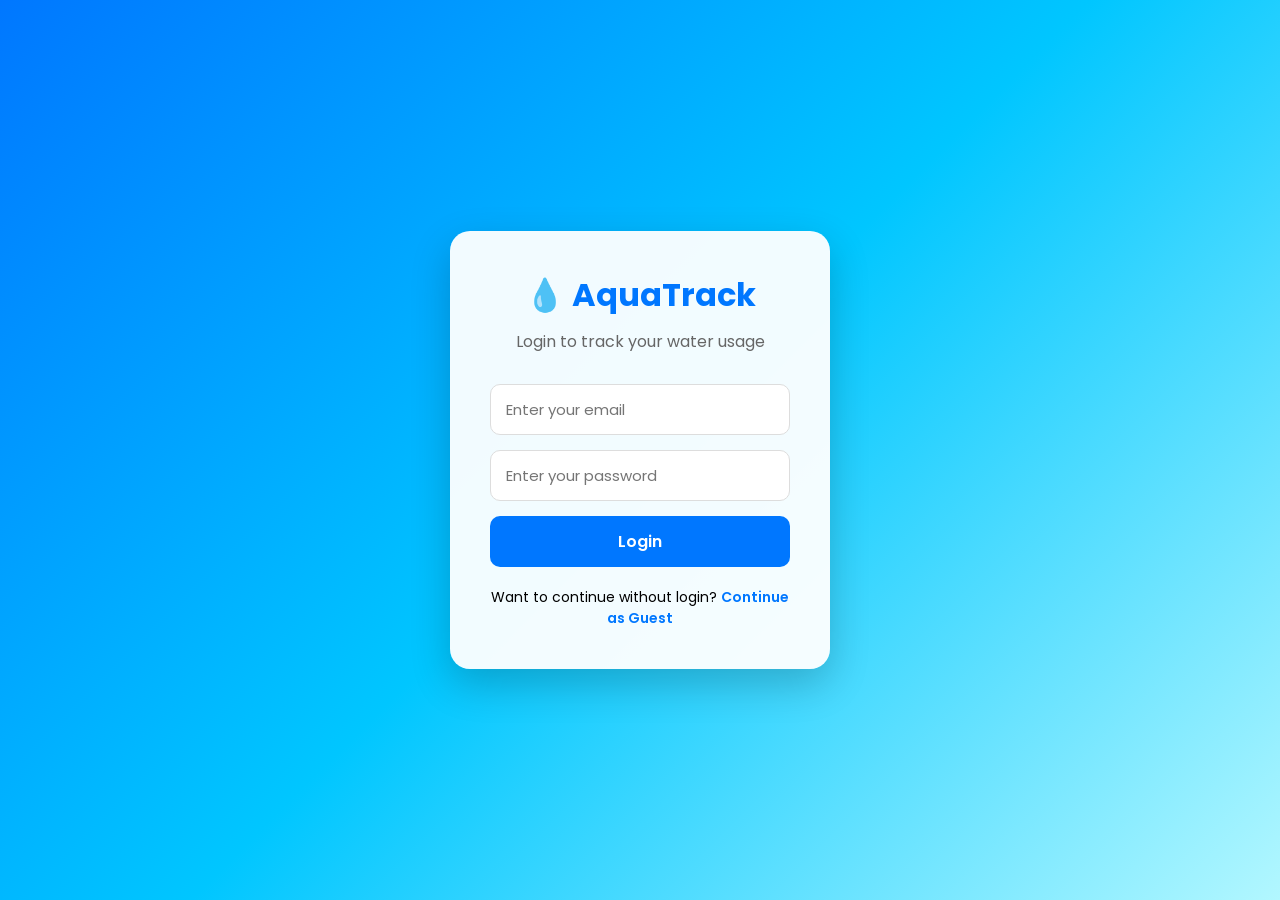
<file: index.html>
<!DOCTYPE html>
<html lang="en">

<head>
<!-- jlb -->
<script>
    if (localStorage.getItem("aquaTrackLoggedIn") !== "true") {
        window.location.href = "login.html";
    }
</script>

    <meta charset="UTF-8">

    <meta
        name="viewport"
        content="width=device-width, initial-scale=1.0"
    >

    <title>AquaTrack | Save Every Drop</title>

    <link
        rel="stylesheet"
        href="style.css"
    >

    <link
        href="https://fonts.googleapis.com/css2?family=Poppins:wght@300;400;500;600;700&display=swap"
        rel="stylesheet"
    >

</head>


<body>


<!-- ================= NAVBAR ================= -->

<nav>

    <div class="logo">
        💧 AquaTrack
    </div>

    <ul>

        <li>
            <a href="index.html" class="active">
                Home
            </a>
        </li>

    
        <li>
            <a href="#features">
                Features
            </a>
        </li>

        <li>
            <a href="dashboard.html">
                Dashboard
            </a>
        </li>

        <li>
            <a href="add-usage.html">
                Add Usage
            </a>
        </li>

        <li>
            <a href="history.html">
                History
            </a>
        </li>

        <li>
            <a href="tips.html">
                Tips
            </a>
        </li>

        <li>
            <a href="#contact">
                Contact
            </a>
        </li>

    </ul>

</nav>



<!-- ================= HERO SECTION ================= -->

<section class="hero">

    <div class="hero-content">

        <p class="hero-label">
            SMART WATER TRACKING
        </p>

        <h1>
            Save Water.
            <br>
            <span>Save the Future. 💧</span>
        </h1>

        <p class="hero-description">
            AquaTrack helps you monitor your daily water consumption,
            understand your habits, and make every drop count.
        </p>

        <div class="hero-buttons">

            <a
                href="add-usage.html"
                class="hero-button"
            >
                Start Tracking →
            </a>

            <a
                href="#features"
                class="hero-secondary-button"
            >
                Explore Features
            </a>

        </div>

    </div>


    <div class="hero-visual">

        <div class="water-drop">
            💧
        </div>

        <div class="floating-card card-one">
            💧
            <span>
                Track Usage
            </span>
        </div>

        <div class="floating-card card-two">
            🌱
            <span>
                Save Water
            </span>
        </div>

        <div class="floating-card card-three">
            📊
            <span>
                View Analytics
            </span>
        </div>

    </div>

</section>



<!-- ================= FEATURES ================= -->

<section
    class="features-section"
    id="features"
>

    <div class="section-heading">

        <p>
            WHY AQUATRACK?
        </p>

        <h2>
            Powerful Features 💧
        </h2>

        <span>
            Everything you need to understand and reduce your
            water consumption.
        </span>

    </div>


    <div class="features-grid">


        <div class="feature-card">

            <div class="feature-icon">
                💧
            </div>

            <h3>
                Water Tracking
            </h3>

            <p>
                Record your daily water consumption and keep
                track of every activity.
            </p>

        </div>



        <div class="feature-card">

            <div class="feature-icon">
                📊
            </div>

            <h3>
                Smart Dashboard
            </h3>

            <p>
                Get a clear overview of your water usage with
                interactive statistics.
            </p>

        </div>



        <div class="feature-card">

            <div class="feature-icon">
                🎯
            </div>

            <h3>
                Daily Goals
            </h3>

            <p>
                Monitor your daily target and understand your
                water consumption.
            </p>

        </div>



        <div class="feature-card">

            <div class="feature-icon">
                📈
            </div>

            <h3>
                Usage Analytics
            </h3>

            <p>
                Analyze your water consumption using 7-day
                and 30-day charts.
            </p>

        </div>



        <div class="feature-card">

            <div class="feature-icon">
                🔥
            </div>

            <h3>
                Water Streak
            </h3>

            <p>
                Build consistent habits and keep your
                water-saving streak going.
            </p>

        </div>



        <div class="feature-card">

            <div class="feature-icon">
                🌱
            </div>

            <h3>
                Saving Tips
            </h3>

            <p>
                Discover simple ways to reduce unnecessary
                water consumption.
            </p>

        </div>


    </div>

</section>



<!-- ================= HOW IT WORKS ================= -->

<section class="how-section">

    <div class="section-heading">

        <p>
            SIMPLE PROCESS
        </p>

        <h2>
            How AquaTrack Works
        </h2>

        <span>
            Start tracking your water usage in three simple steps.
        </span>

    </div>


    <div class="steps-container">


        <div class="step-card">

            <div class="step-number">
                01
            </div>

            <div class="step-icon">
                💧
            </div>

            <h3>
                Record
            </h3>

            <p>
                Add your daily water consumption by selecting
                an activity and entering the amount used.
            </p>

        </div>



        <div class="step-card">

            <div class="step-number">
                02
            </div>

            <div class="step-icon">
                📊
            </div>

            <h3>
                Analyze
            </h3>

            <p>
                View your dashboard to understand your
                daily and weekly water usage.
            </p>

        </div>



        <div class="step-card">

            <div class="step-number">
                03
            </div>

            <div class="step-icon">
                🌱
            </div>

            <h3>
                Improve
            </h3>

            <p>
                Follow useful water-saving tips and build
                better conservation habits.
            </p>

        </div>


    </div>

</section>



<!-- ================= WHY SAVE WATER ================= -->

<section class="why-section">

    <div class="why-content">

        <p class="section-label">
            OUR PURPOSE
        </p>

        <h2>
            Every Drop Counts 🌍
        </h2>

        <p>
            Water is one of our most valuable natural resources.
            Understanding how we use it is the first step toward
            responsible consumption.
        </p>

        <p>
            AquaTrack makes it easier to monitor your habits,
            identify unnecessary usage, and take small steps
            toward a more sustainable lifestyle.
        </p>

        <a
            href="tips.html"
            class="hero-button"
        >
            Explore Water Saving Tips →
        </a>

    </div>


    <div class="why-visual">

        <div class="big-drop">
            💧
        </div>

        <h3>
            Save Today
        </h3>

        <p>
            Protect Tomorrow
        </p>

    </div>

</section>



<!-- ================= DASHBOARD PREVIEW ================= -->

<section class="preview-section">

    <div class="section-heading">

        <p>
            YOUR DATA
        </p>

        <h2>
            Smart Water Analytics 📈
        </h2>

        <span>
            Understand your water consumption at a glance.
        </span>

    </div>


    <div class="preview-cards">


        <div class="preview-card">

            <span>
                💧
            </span>

            <div>

                <p>
                    Today's Usage
                </p>

                <h3>
                    Track
                </h3>

            </div>

        </div>



        <div class="preview-card">

            <span>
                🎯
            </span>

            <div>

                <p>
                    Daily Goal
                </p>

                <h3>
                    100 L
                </h3>

            </div>

        </div>



        <div class="preview-card">

            <span>
                🔥
            </span>

            <div>

                <p>
                    Water Streak
                </p>

                <h3>
                    Build
                </h3>

            </div>

        </div>



        <div class="preview-card">

            <span>
                📊
            </span>

            <div>

                <p>
                    Analytics
                </p>

                <h3>
                    7 / 30 Days
                </h3>

            </div>

        </div>


    </div>


    <div class="preview-button">

        <a
            href="dashboard.html"
            class="hero-button"
        >
            Open Dashboard →
        </a>

    </div>

</section>



<!-- ================= WATER SAVING TIPS ================= -->

<section class="home-tips">

    <div class="section-heading">

        <p>
            SMALL CHANGES
        </p>

        <h2>
            Simple Ways to Save Water 🌱
        </h2>

        <span>
            A few small habits can make a meaningful difference.
        </span>

    </div>


    <div class="tips-grid">


        <div class="home-tip-card">

            <div>
                🚿
            </div>

            <h3>
                Shorter Showers
            </h3>

            <p>
                Reduce unnecessary water use by keeping
                showers efficient.
            </p>

        </div>



        <div class="home-tip-card">

            <div>
                🪥
            </div>

            <h3>
                Turn Off the Tap
            </h3>

            <p>
                Don't leave the tap running while brushing
                your teeth.
            </p>

        </div>



        <div class="home-tip-card">

            <div>
                🌱
            </div>

            <h3>
                Water Plants Wisely
            </h3>

            <p>
                Water plants when needed and avoid
                unnecessary wastage.
            </p>

        </div>


    </div>


    <div class="preview-button">

        <a
            href="tips.html"
            class="hero-secondary-button"
        >
            View All Tips →
        </a>

    </div>

</section>



<!-- ================= CONTACT ================= -->

<section
    class="contact-section"
    id="contact"
>

    <div class="section-heading">

        <p>
            GET IN TOUCH
        </p>

        <h2>
            Contact AquaTrack 💙
        </h2>

        <span>
            Have an idea, suggestion, or feedback?
            We'd love to hear from you.
        </span>

    </div>


    <div class="contact-container">


        <div class="contact-info">


            <div class="contact-item">

                <div class="contact-icon">
                    💧
                </div>

                <div>

                    <h3>
                        AquaTrack
                    </h3>

                    <p>
                        Making every drop count.
                    </p>

                </div>

            </div>



            <div class="contact-item">

                <div class="contact-icon">
                    📧
                </div>

                <div>

                    <h3>
                        Email
                    </h3>

                    <p>
                        aquatrack@example.com
                    </p>

                </div>

            </div>



            <div class="contact-item">

                <div class="contact-icon">
                    🌱
                </div>

                <div>

                    <h3>
                        Our Mission
                    </h3>

                    <p>
                        Track water. Build awareness.
                        Save every drop.
                    </p>

                </div>

            </div>


        </div>



        <form id="contactForm"
            class="contact-form"
            onsubmit="return false;"
        >

            <input
                type="text"
                placeholder="Your Name"
                required
            >

            <input
                type="email"
                placeholder="Your Email"
                required
            >

            <textarea
                rows="5"
                placeholder="Your Message"
                required
            ></textarea>

            <button type="submit">
                Send Message →
            </button>

        </form>


    </div>

</section>



<!-- ================= FOOTER ================= -->

<footer>

    <div class="footer-content">

        <div>

            <h2>
                💧 AquaTrack
            </h2>

            <p>
                Track water. Build awareness.
                Save every drop.
            </p>

        </div>


        <div class="footer-links">

            <a href="#features">
                Features
            </a>

            <a href="dashboard.html">
                Dashboard
            </a>

            <a href="add-usage.html">
                Add Usage
            </a>

            <a href="history.html">
                History
            </a>

            <a href="#contact">
                Contact
            </a>

            
        </div>

    </div>


    <div class="footer-bottom">

        <p>
            © 2026 AquaTrack. Made for a sustainable future 🌱
        </p>

    </div>

</footer>
<script>
document.getElementById("contactForm").addEventListener("submit", function(event) {
    event.preventDefault();

    alert("Message sent successfully! 💧");

    this.reset();
});
</script>

</body>

</html>
</file>
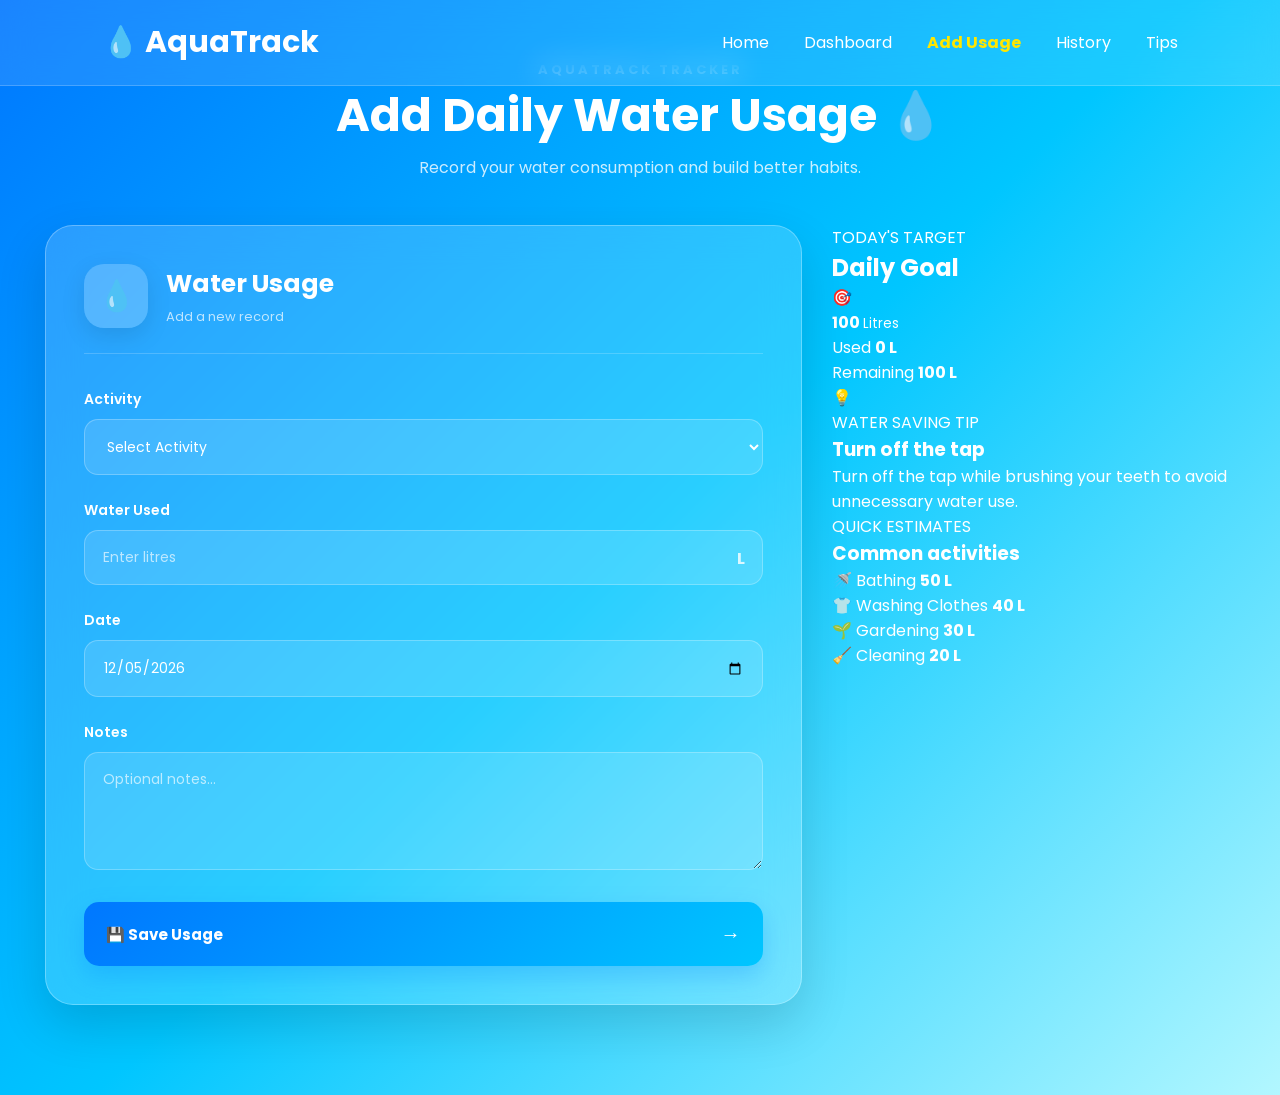
<file: add-usage.html>
<!DOCTYPE html>
<html lang="en">

<head>

    <meta charset="UTF-8">

    <meta
        name="viewport"
        content="width=device-width, initial-scale=1.0"
    >

    <title>Add Water Usage | AquaTrack</title>

    <link
        rel="stylesheet"
        href="style.css"
    >

    <link
        href="https://fonts.googleapis.com/css2?family=Poppins:wght@300;400;500;600;700&display=swap"
        rel="stylesheet"
    >

</head>


<body>


<!-- ================= NAVBAR ================= -->

<nav>

    <div class="logo">
        💧 AquaTrack
    </div>

    <ul>

        <li>
            <a href="index.html">
                Home
            </a>
        </li>

        <li>
            <a href="dashboard.html">
                Dashboard
            </a>
        </li>

        <li>
            <a
                href="add-usage.html"
                class="active"
            >
                Add Usage
            </a>
        </li>

        <li>
            <a href="history.html">
                History
            </a>
        </li>

        <li>
            <a href="tips.html">
                Tips
            </a>
        </li>

    </ul>

</nav>



<!-- ================= MAIN PAGE ================= -->

<main class="usage-page">


    <!-- PAGE HEADER -->

    <div class="usage-title">

        <p>
            AQUATRACK TRACKER
        </p>

        <h1>
            Add Daily Water Usage 💧
        </h1>

        <span>
            Record your water consumption and build better habits.
        </span>

    </div>



    <!-- ================= CONTENT ================= -->

    <div class="usage-layout">


        <!-- ================= FORM ================= -->

        <section class="usage-form-card">

            <div class="usage-card-title">

                <div class="usage-icon">
                    💧
                </div>

                <div>

                    <h2>
                        Water Usage
                    </h2>

                    <p>
                        Add a new record
                    </p>

                </div>

            </div>



            <form id="usageForm">


                <!-- ACTIVITY -->

                <div class="input-group">

                    <label for="activity">
                        Activity
                    </label>

                    <select
                        id="activity"
                        required
                    >

                        <option value="">
                            Select Activity
                        </option>

                        <option value="Drinking">
                            💧 Drinking
                        </option>

                        <option value="Bathing">
                            🚿 Bathing
                        </option>

                        <option value="Cooking">
                            🍳 Cooking
                        </option>

                        <option value="Washing Clothes">
                            👕 Washing Clothes
                        </option>

                        <option value="Washing Utensils">
                            🍽️ Washing Utensils
                        </option>

                        <option value="Cleaning">
                            🧹 Cleaning
                        </option>

                        <option value="Gardening">
                            🌱 Gardening
                        </option>

                        <option value="Other">
                            ✨ Other
                        </option>

                    </select>

                </div>



                <!-- WATER USED -->

                <div class="input-group">

                    <label for="waterUsed">
                        Water Used
                    </label>

                    <div class="water-input">

                        <input
                            type="number"
                            id="waterUsed"
                            placeholder="Enter litres"
                            min="1"
                            required
                        >

                        <span>
                            L
                        </span>

                    </div>

                </div>



                <!-- DATE -->

                <div class="input-group">

                    <label for="usageDate">
                        Date
                    </label>

                    <input
                        type="date"
                        id="usageDate"
                        required
                    >

                </div>



                <!-- NOTES -->

                <div class="input-group">

                    <label for="notes">
                        Notes
                    </label>

                    <textarea
                        id="notes"
                        rows="4"
                        placeholder="Optional notes..."
                    ></textarea>

                </div>



                <!-- SAVE BUTTON -->

                <button
                    type="submit"
                    class="usage-submit"
                >

                    💾 Save Usage

                    <span>
                        →
                    </span>

                </button>


            </form>

        </section>



        <!-- ================= RIGHT SIDE ================= -->

        <aside class="usage-sidebar">


            <!-- GOAL -->

            <div class="usage-goal-card">

                <div class="goal-heading">

                    <div>

                        <p>
                            TODAY'S TARGET
                        </p>

                        <h2>
                            Daily Goal
                        </h2>

                    </div>

                    <span>
                        🎯
                    </span>

                </div>


                <div class="goal-amount">

                    <strong>
                        100
                    </strong>

                    <small>
                        Litres
                    </small>

                </div>


                <div class="goal-line">

                    <div
                        id="formGoalProgress"
                    ></div>

                </div>


                <div class="goal-info">

                    <div>

                        <span>
                            Used
                        </span>

                        <strong id="formTodayUsage">
                            0 L
                        </strong>

                    </div>


                    <div>

                        <span>
                            Remaining
                        </span>

                        <strong id="formRemaining">
                            100 L
                        </strong>

                    </div>

                </div>

            </div>



            <!-- TIP -->

            <div class="usage-tip">

                <div class="tip-symbol">
                    💡
                </div>

                <div>

                    <p>
                        WATER SAVING TIP
                    </p>

                    <h3>
                        Turn off the tap
                    </h3>

                    <span>
                        Turn off the tap while brushing your
                        teeth to avoid unnecessary water use.
                    </span>

                </div>

            </div>



            <!-- QUICK ESTIMATES -->

            <div class="usage-estimates">

                <p>
                    QUICK ESTIMATES
                </p>

                <h3>
                    Common activities
                </h3>


                <div class="estimate">

                    <span>
                        🚿 Bathing
                    </span>

                    <strong>
                        50 L
                    </strong>

                </div>


                <div class="estimate">

                    <span>
                        👕 Washing Clothes
                    </span>

                    <strong>
                        40 L
                    </strong>

                </div>


                <div class="estimate">

                    <span>
                        🌱 Gardening
                    </span>

                    <strong>
                        30 L
                    </strong>

                </div>


                <div class="estimate">

                    <span>
                        🧹 Cleaning
                    </span>

                    <strong>
                        20 L
                    </strong>

                </div>

            </div>


        </aside>

    </div>

</main>



<script src="script.js"></script>

</body>

</html>
</file>
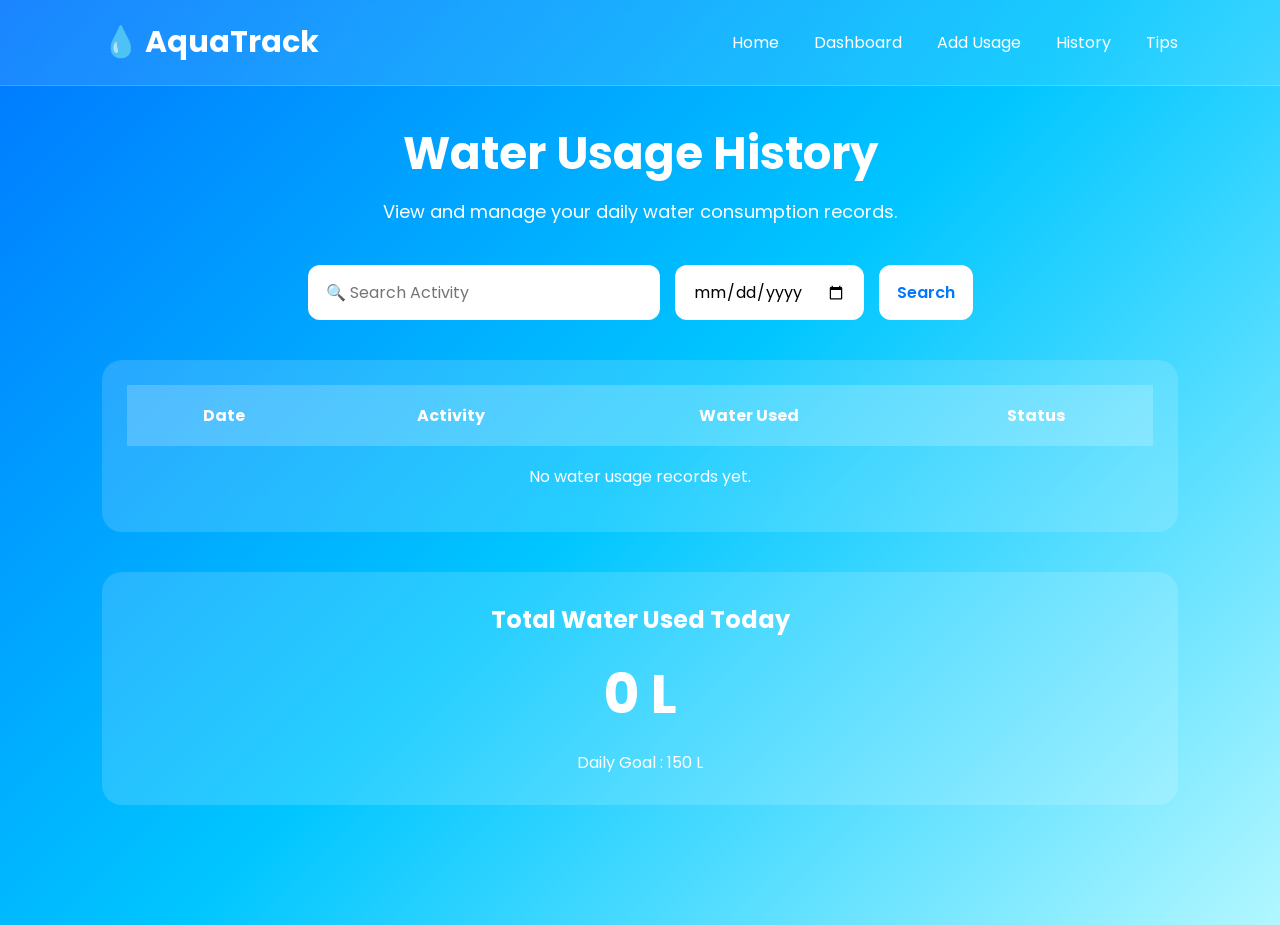
<file: history.html>
<!DOCTYPE html>
<html lang="en">
<head>
<meta charset="UTF-8">
<meta name="viewport" content="width=device-width, initial-scale=1.0">
<title>Water Usage History | AquaTrack</title>

<link rel="stylesheet" href="style.css">

<link href="https://fonts.googleapis.com/css2?family=Poppins:wght@300;400;600;700&display=swap" rel="stylesheet">

</head>

<body>

<nav>
<div class="logo">💧 AquaTrack</div>

<ul>
<li><a href="index.html">Home</a></li>
<li><a href="dashboard.html">Dashboard</a></li>
<li><a href="add-usage.html">Add Usage</a></li>
<li><a href="history.html">History</a></li>
<li><a href="tips.html">Tips</a></li>
</ul>
</nav>

<section class="history-page">

<h1>Water Usage History</h1>

<p class="subtitle">
View and manage your daily water consumption records.
</p>

<div class="history-tools">

<input type="text" placeholder="🔍 Search Activity">

<input type="date">

<button>Search</button>

</div>

<div class="history-card">

<table>

<thead>

<tr>

<th>Date</th>

<th>Activity</th>

<th>Water Used</th>

<th>Status</th>

</tr>

</thead>

<tbody>

<tr>

<td>06/09/2026</td>

<td>Bathing</td>

<td>50 L</td>

<td>✅ Saved</td>

</tr>

<tr>

<td>06/09/2026</td>

<td>Cooking</td>

<td>10 L</td>

<td>✅ Saved</td>

</tr>

<tr>

<td>06/09/2026</td>

<td>Drinking</td>

<td>5 L</td>

<td>✅ Saved</td>

</tr>

</tbody>

</table>

</div>

<div class="summary-card">

<h2>Total Water Used Today</h2>

<h1>65 L</h1>

<p>Daily Goal : 150 L</p>

</div>

</section>

<script src="script.js"></script>

</body>
</html>
</file>
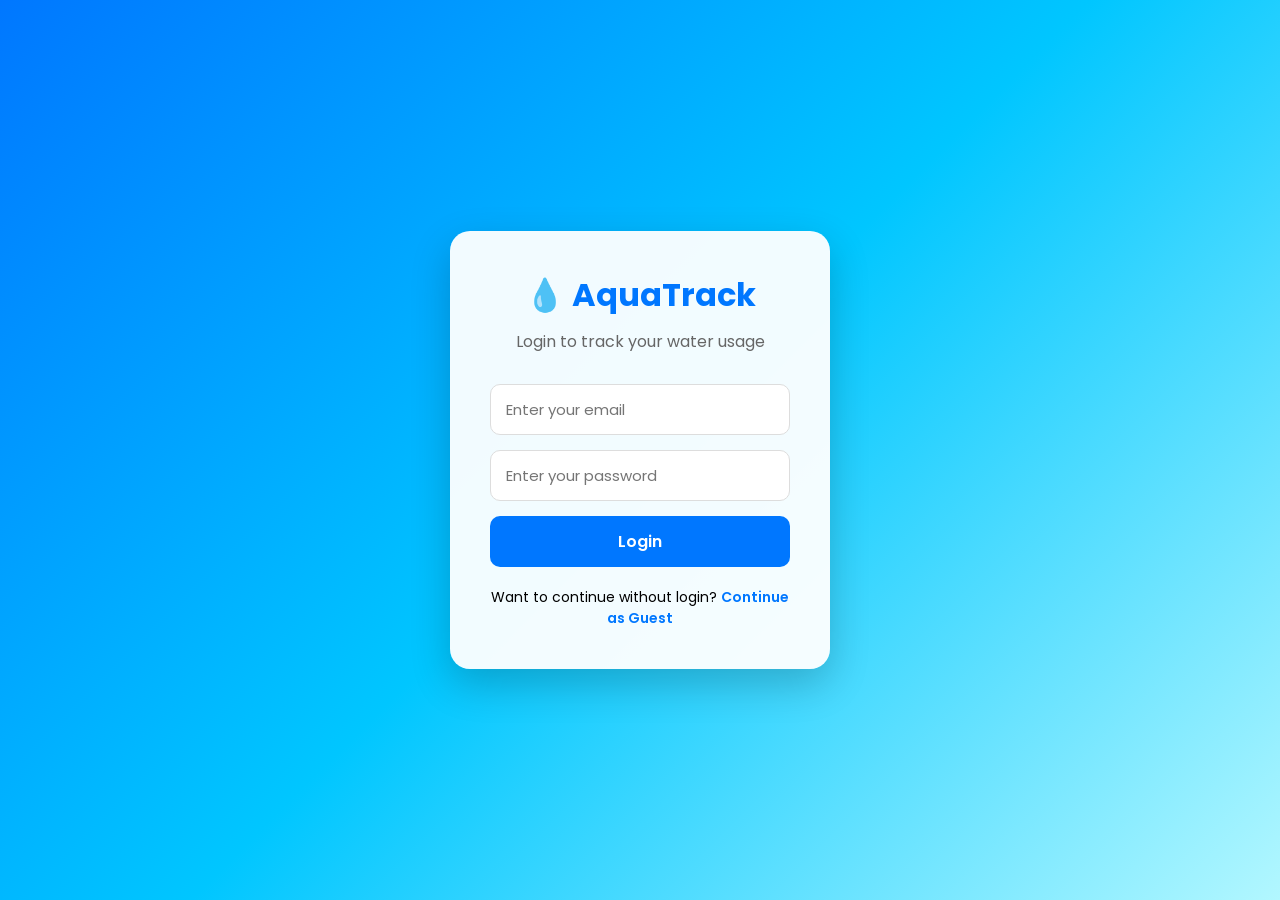
<file: login.html>
<!DOCTYPE html>
<html lang="en">

<head>
    <meta charset="UTF-8">
    <meta name="viewport" content="width=device-width, initial-scale=1.0">

    <title>AquaTrack | Login</title>

    <link href="https://fonts.googleapis.com/css2?family=Poppins:wght@300;400;500;600;700&display=swap"
        rel="stylesheet">

    <style>

        * {
            margin: 0;
            padding: 0;
            box-sizing: border-box;
            font-family: 'Poppins', sans-serif;
        }

        body {
            min-height: 100vh;
            display: flex;
            justify-content: center;
            align-items: center;
            background: linear-gradient(135deg, #0077ff, #00c6ff, #b2f7ff);
        }

        .login-container {
            width: 380px;
            background: rgba(255, 255, 255, 0.95);
            padding: 40px;
            border-radius: 20px;
            box-shadow: 0 15px 40px rgba(0, 0, 0, 0.2);
            text-align: center;
        }

        .logo {
            font-size: 32px;
            font-weight: 700;
            color: #0077ff;
            margin-bottom: 10px;
        }

        .subtitle {
            color: #666;
            margin-bottom: 30px;
        }

        .login-container input {
            width: 100%;
            padding: 13px 15px;
            margin-bottom: 15px;
            border: 1px solid #ddd;
            border-radius: 10px;
            outline: none;
            font-size: 15px;
        }

        .login-container input:focus {
            border-color: #0077ff;
        }

        .login-btn {
            width: 100%;
            padding: 13px;
            border: none;
            border-radius: 10px;
            background: #0077ff;
            color: white;
            font-size: 16px;
            font-weight: 600;
            cursor: pointer;
        }

        .login-btn:hover {
            background: #005fcc;
        }

        #loginMessage {
            margin-top: 15px;
            font-size: 14px;
        }

        .guest {
            margin-top: 20px;
            font-size: 14px;
        }

        .guest a {
            color: #0077ff;
            text-decoration: none;
            font-weight: 600;
        }

    </style>
</head>

<body>

    <div class="login-container">

        <div class="logo">💧 AquaTrack</div>

        <p class="subtitle">Login to track your water usage</p>

        <form id="loginForm">

            <input
                type="email"
                id="email"
                placeholder="Enter your email"
                required
            >

            <input
                type="password"
                id="password"
                placeholder="Enter your password"
                required
            >

            <button type="submit" class="login-btn">
                Login
            </button>

        </form>

        <p id="loginMessage"></p>

        <div class="guest">
            Want to continue without login?
            <a href="index.html">Continue as Guest</a>
        </div>

    </div>


    <script>

        document.getElementById("loginForm").addEventListener("submit", function(event) {

            event.preventDefault();

            const email = document.getElementById("email").value;
            const password = document.getElementById("password").value;
            const message = document.getElementById("loginMessage");

            if (email && password) {

                localStorage.setItem("aquaTrackLoggedIn", "true");
                localStorage.setItem("aquaTrackUser", email);

                message.style.color = "green";
                message.innerText = "✅ Login successful!";

                setTimeout(function() {
                    window.location.href = "index.html";
                }, 800);

            }

        });

    </script>

</body>

</html>
</file>
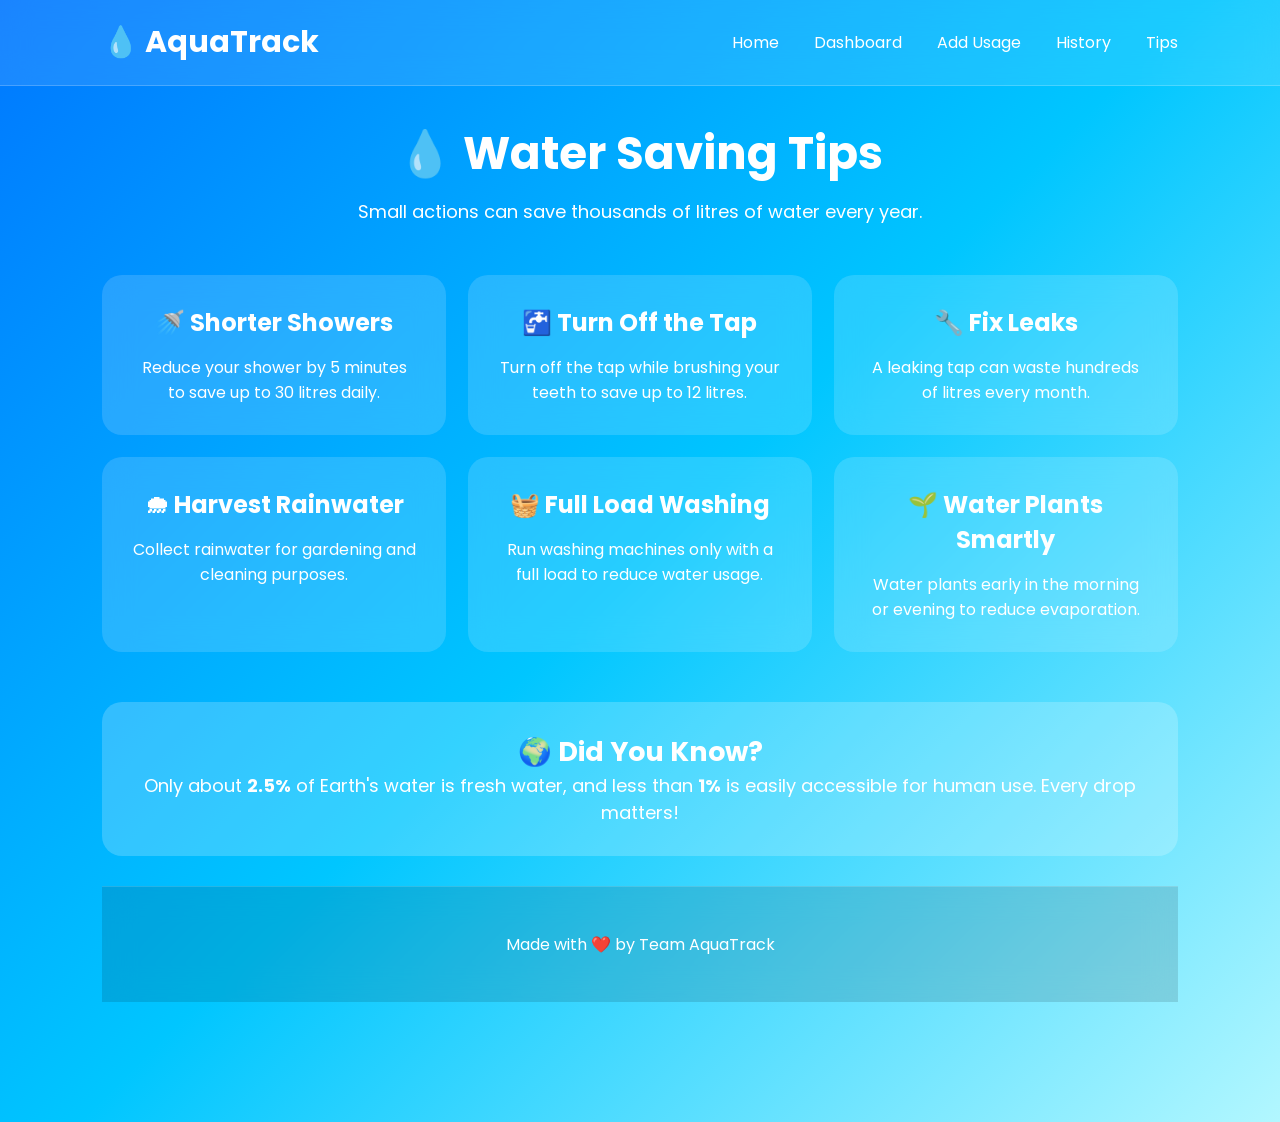
<file: tips.html>
<!DOCTYPE html>
<html lang="en">
<head>
<meta charset="UTF-8">
<meta name="viewport" content="width=device-width, initial-scale=1.0">
<title>Water Saving Tips | AquaTrack</title>

<link rel="stylesheet" href="style.css">

<link href="https://fonts.googleapis.com/css2?family=Poppins:wght@300;400;600;700&display=swap" rel="stylesheet">
</head>

<body>

<nav>
<div class="logo">💧 AquaTrack</div>

<ul>
<li><a href="index.html">Home</a></li>
<li><a href="dashboard.html">Dashboard</a></li>
<li><a href="add-usage.html">Add Usage</a></li>
<li><a href="history.html">History</a></li>
<li><a href="tips.html">Tips</a></li>
</ul>
</nav>

<section class="tips-page">

<h1>💧 Water Saving Tips</h1>

<p class="subtitle">
Small actions can save thousands of litres of water every year.
</p>

<div class="tips-grid">

<div class="tip-card">
<h2>🚿 Shorter Showers</h2>
<p>Reduce your shower by 5 minutes to save up to 30 litres daily.</p>
</div>

<div class="tip-card">
<h2>🚰 Turn Off the Tap</h2>
<p>Turn off the tap while brushing your teeth to save up to 12 litres.</p>
</div>

<div class="tip-card">
<h2>🔧 Fix Leaks</h2>
<p>A leaking tap can waste hundreds of litres every month.</p>
</div>

<div class="tip-card">
<h2>🌧 Harvest Rainwater</h2>
<p>Collect rainwater for gardening and cleaning purposes.</p>
</div>

<div class="tip-card">
<h2>🧺 Full Load Washing</h2>
<p>Run washing machines only with a full load to reduce water usage.</p>
</div>

<div class="tip-card">
<h2>🌱 Water Plants Smartly</h2>
<p>Water plants early in the morning or evening to reduce evaporation.</p>
</div>

</div>

<div class="fact-box">

<h2>🌍 Did You Know?</h2>

<p>
Only about <strong>2.5%</strong> of Earth's water is fresh water,
and less than <strong>1%</strong> is easily accessible for human use.
Every drop matters!
</p>

</div>

<footer>

Made with ❤️ by Team AquaTrack

</footer>

<script src="script.js"></script>

</body>
</html>
</file>
<file: style.css>
*{
    margin:0;
    padding:0;
    box-sizing:border-box;
    font-family:'Poppins',sans-serif;
}

body{
    background:linear-gradient(135deg,#0077ff,#00c6ff,#b2f7ff);
    min-height:100vh;
    color:white;
    overflow-x:hidden;
}

/* Navigation */

nav{
    width:100%;
    padding:20px 8%;
    display:flex;
    justify-content:space-between;
    align-items:center;

    position:fixed;
    top:0;
    z-index:1000;

    backdrop-filter:blur(15px);

    background:rgba(255,255,255,0.1);

    border-bottom:1px solid rgba(255,255,255,.2);
}

.logo{
    font-size:30px;
    font-weight:700;
}

nav ul{
    display:flex;
    list-style:none;
    gap:35px;
}

nav ul li{
    cursor:pointer;
    transition:.3s;
}

nav ul li:hover{
    color:#ffe600;
}

/* Hero */

.hero{

    min-height:100vh;

    display:flex;

    justify-content:space-between;

    align-items:center;

    padding:120px 8%;

}

.hero-text{
    width:55%;
}

.hero-text h1{

    font-size:60px;

    line-height:1.2;

    margin-bottom:20px;

}

.hero-text p{

    font-size:20px;

    margin-bottom:35px;

    line-height:1.8;

}

.hero-text button{

    padding:16px 40px;

    border:none;

    border-radius:50px;

    background:white;

    color:#0077ff;

    font-size:18px;

    font-weight:600;

    cursor:pointer;

    transition:.4s;

}

.hero-text button:hover{

    transform:translateY(-6px);

    box-shadow:0 15px 35px rgba(0,0,0,.3);

}

/* Water Circle */

.circle{

    width:320px;

    height:320px;

    border-radius:50%;

    background:rgba(255,255,255,.15);

    backdrop-filter:blur(20px);

    display:flex;

    justify-content:center;

    align-items:center;

    font-size:140px;

    animation:float 3s ease-in-out infinite;

    box-shadow:0 15px 40px rgba(0,0,0,.25);

}

@keyframes float{

0%{transform:translateY(0);}

50%{transform:translateY(-20px);}

100%{transform:translateY(0);}

}

/* Statistics */

.stats{

display:flex;

justify-content:center;

gap:30px;

padding:40px 8%;

}

.box{

background:rgba(255,255,255,.15);

backdrop-filter:blur(15px);

padding:35px;

border-radius:20px;

text-align:center;

width:250px;

transition:.4s;

}

.box:hover{

transform:translateY(-10px);

}

.box h2{

font-size:40px;

margin-bottom:10px;

}

/* Features */

.features{

padding:80px 8%;

text-align:center;

}

.features h2{

font-size:42px;

margin-bottom:50px;

}

.cards{

display:flex;

justify-content:center;

gap:30px;

flex-wrap:wrap;

}

.card{

width:300px;

padding:35px;

background:rgba(255,255,255,.15);

backdrop-filter:blur(15px);

border-radius:25px;

transition:.4s;

}

.card:hover{

transform:scale(1.05);

box-shadow:0 20px 40px rgba(0,0,0,.25);

}

.card h3{

font-size:28px;

margin-bottom:15px;

}

/* Footer */

footer{

text-align:center;

padding:30px;

margin-top:50px;

background:rgba(255,255,255,.1);

backdrop-filter:blur(15px);

}

/* Mobile */

@media(max-width:900px){

.hero{

flex-direction:column;

text-align:center;

}

.hero-text{

width:100%;

}

.hero-text h1{

font-size:42px;

}

.circle{

margin-top:50px;

width:250px;

height:250px;

font-size:100px;

}

nav ul{

display:none;

}

.stats{

flex-direction:column;

align-items:center;

}

}
nav ul li a{
    color: white;
    text-decoration: none;
    transition:.3s;
}

nav ul li a:hover{
    color:#ffe600;
}

/* Add Usage Page */

.usage-page{
padding:120px 8%;
}

.usage-page h1{
text-align:center;
font-size:45px;
margin-bottom:10px;
}

.subtitle{
text-align:center;
margin-bottom:40px;
font-size:18px;
}

.usage-container{
display:grid;
grid-template-columns:2fr 1fr;
gap:30px;
}

.usage-form,
.goal-card{

background:rgba(255,255,255,.15);

backdrop-filter:blur(15px);

padding:30px;

border-radius:25px;

}

.usage-form h2{
margin-bottom:20px;
}

.usage-form form{
display:flex;
flex-direction:column;
}

.usage-form label{
margin-top:15px;
margin-bottom:8px;
font-weight:600;
}

.usage-form input,
.usage-form select,
.usage-form textarea{

padding:14px;

border:none;

border-radius:12px;

outline:none;

font-size:16px;

}

.usage-form button{

margin-top:25px;

padding:15px;

background:white;

color:#0077ff;

border:none;

border-radius:50px;

font-size:18px;

font-weight:600;

cursor:pointer;

transition:.3s;

}

.usage-form button:hover{

transform:translateY(-5px);

box-shadow:0 10px 25px rgba(0,0,0,.25);

}

.goal-card{

text-align:center;

}

.goal-card h1{

font-size:55px;

margin:20px 0;

}

.goal-card h3{

font-size:30px;

margin-bottom:20px;

}

.tip-box{

margin-top:30px;

padding:20px;

border-radius:20px;

background:rgba(255,255,255,.2);

}

@media(max-width:900px){

.usage-container{

grid-template-columns:1fr;

}

}

/* History Page */

.history-page{
padding:120px 8%;
}

.history-page h1{
text-align:center;
font-size:45px;
margin-bottom:10px;
}

.history-tools{
display:flex;
gap:15px;
justify-content:center;
margin:40px 0;
flex-wrap:wrap;
}

.history-tools input,
.history-tools button{

padding:14px 18px;

border:none;

border-radius:12px;

font-size:16px;

}

.history-tools button{

background:white;

color:#0077ff;

font-weight:600;

cursor:pointer;

}

.history-card{

background:rgba(255,255,255,.15);

backdrop-filter:blur(15px);

padding:25px;

border-radius:20px;

overflow-x:auto;

}

table{

width:100%;

border-collapse:collapse;

}

th,td{

padding:18px;

text-align:center;

}

th{

background:rgba(255,255,255,.2);

}

.summary-card{

margin-top:40px;

background:rgba(255,255,255,.15);

padding:30px;

border-radius:20px;

text-align:center;

}

.summary-card h1{

font-size:55px;

margin:15px 0;

}

/* Tips Page */

.tips-page{
padding:120px 8%;
text-align:center;
}

.tips-page h1{
font-size:45px;
margin-bottom:10px;
}

.tips-grid{
display:grid;
grid-template-columns:repeat(auto-fit,minmax(280px,1fr));
gap:25px;
margin-top:50px;
}

.tip-card{
background:rgba(255,255,255,.15);
backdrop-filter:blur(15px);
padding:30px;
border-radius:20px;
transition:.3s;
}

.tip-card:hover{
transform:translateY(-10px);
box-shadow:0 15px 30px rgba(0,0,0,.25);
}

.tip-card h2{
margin-bottom:15px;
}

.fact-box{
margin-top:50px;
background:rgba(255,255,255,.2);
padding:30px;
border-radius:20px;
font-size:18px;
}
.start-btn{
    display: inline-block;
    padding: 14px 30px;
    background: white;
color: #077;
text-decoration:none;
border-radius:30px;
font-weight: 600;
transition: 0.3s;
}
.start-btn:hover{
    transform:translateY(-3px);
    box-shadow: 0 8px 20px
rgba(0,0,0,0.2);
}
/* =====================================================
AQUATRACK DASHBOARD - MODERN DESIGN
===================================================== */

.dashboard {
padding: 125px 8% 60px;
min-height: 100vh;
}

/* Dashboard Header */

.dashboard-header {
display: flex;
justify-content: space-between;
align-items: center;
gap: 30px;
margin-bottom: 40px;
}

.dashboard-label {
font-size: 13px;
font-weight: 700;
letter-spacing: 2px;
opacity: 0.75;
margin-bottom: 8px;
}

.dashboard-header h1 {
font-size: 48px;
margin: 0 0 8px;
}

.dashboard-subtitle {
font-size: 17px;
opacity: 0.85;
}

.dashboard-button {
display: inline-block;
padding: 14px 25px;
background: white;
color: #0077ff;
text-decoration: none;
border-radius: 30px;
font-weight: 700;
transition: 0.3s;
white-space: nowrap;
}

.dashboard-button:hover {
transform: translateY(-4px);
box-shadow: 0 12px 25px rgba(0,0,0,0.25);
}

/* Dashboard Cards */

.dashboard-cards {
display: grid;
grid-template-columns: repeat(4, 1fr);
gap: 22px;
margin-bottom: 30px;
}

.dashboard-cards .card {
width: auto;
min-height: 220px;
padding: 28px;
border-radius: 24px;

background: rgba(255,255,255,0.16);
border: 1px solid rgba(255,255,255,0.25);

backdrop-filter: blur(18px);

box-shadow: 0 12px 35px rgba(0,0,0,0.12);

transition: 0.35s;

}

.dashboard-cards .card:hover {
transform: translateY(-8px);
box-shadow: 0 20px 40px rgba(0,0,0,0.22);
}

/* Card Icon */

.card-icon {
width: 55px;
height: 55px;

display: flex;
align-items: center;
justify-content: center;

background: rgba(255,255,255,0.22);

border-radius: 17px;

font-size: 27px;

margin-bottom: 20px;

}

/* Card Text */

.dashboard-cards .card h2 {
font-size: 17px;
margin-bottom: 10px;
font-weight: 500;
}

.dashboard-cards .card h1 {
font-size: 38px;
margin: 5px 0 10px;
}

.dashboard-cards .card p {
font-size: 14px;
opacity: 0.85;
}

/* Water Badge */

.water-badge {
display: inline-block;

padding: 7px 13px;

margin-top: 5px;

border-radius: 20px;

background: rgba(255,255,255,0.2);

font-weight: 600;

}

/* Different Card Highlights */

.usage-card {
border-top: 4px solid rgba(255,255,255,0.8) !important;
}

.goal-card {
border-top: 4px solid #ffe600 !important;
}

.saved-card {
border-top: 4px solid #62ff9b !important;
}

.average-card {
border-top: 4px solid #b4e9ff !important;
}

.streak-card {
border-top: 4px solid #ff9d42 !important;
}

/* Streak Card */

.streak-card {
grid-column: span 2;
}

/* Dashboard Message */

.dashboard-message {
display: flex;
align-items: center;
gap: 20px;

padding: 25px 30px;

margin-bottom: 30px;

border-radius: 24px;

background: rgba(255,255,255,0.14);

border: 1px solid rgba(255,255,255,0.2);

backdrop-filter: blur(18px);

}

.dashboard-message > div:first-child {
width: 60px;
height: 60px;

display: flex;
align-items: center;
justify-content: center;

border-radius: 18px;

background: rgba(255,255,255,0.2);

font-size: 30px;

flex-shrink: 0;

}

.dashboard-message h2 {
margin-bottom: 6px;
}

.dashboard-message p {
margin: 0;
opacity: 0.85;
line-height: 1.6;
}

/* Chart */

.chart-container {
padding: 30px;

border-radius: 25px;

background: rgba(255,255,255,0.16);

border: 1px solid rgba(255,255,255,0.22);

backdrop-filter: blur(18px);

box-shadow: 0 15px 40px rgba(0,0,0,0.12);

}

.chart-header {
display: flex;
justify-content: space-between;
align-items: center;

margin-bottom: 25px;

}

.chart-header h2 {
font-size: 25px;
margin: 0;
}

.chart-badge {
padding: 8px 14px;

border-radius: 20px;

background: rgba(255,255,255,0.2);

font-size: 13px;

}

/* Make Chart Area Larger */

#waterChart {
width: 100% !important;
max-height: 350px;
}

/* Navigation Active Page */

nav ul li a.active {
color: #ffe600;
font-weight: 700;
}

/* Fix Start Button */

.start-btn:hover {
transform: translateY(-3px);
box-shadow: 0 8px 20px rgba(0,0,0,0.2);
}

/* =====================================================
DASHBOARD RESPONSIVE DESIGN
===================================================== */

@media (max-width: 1100px) {

.dashboard-cards {
    grid-template-columns: repeat(2, 1fr);
}

.streak-card {
    grid-column: span 1;
}

}

@media (max-width: 700px) {

.dashboard {
    padding: 110px 5% 40px;
}

.dashboard-header {
    flex-direction: column;
    align-items: flex-start;
}

.dashboard-header h1 {
    font-size: 38px;
}

.dashboard-button {
    width: 100%;
    text-align: center;
}

.dashboard-cards {
    grid-template-columns: 1fr;
}

.dashboard-cards .card {
    min-height: auto;
}

.dashboard-message {
    align-items: flex-start;
    padding: 22px;
}

.chart-container {
    padding: 20px 15px;
}

.chart-header {
    align-items: flex-start;
    gap: 15px;
}

.chart-header h2 {
    font-size: 21px;
}

}

@media (max-width: 450px) {

.dashboard-header h1 {
    font-size: 32px;
}

.dashboard-cards .card h1 {
    font-size: 34px;
}

.dashboard-message {
    flex-direction: column;
}

}
/* =========================================
   AQUATRACK - LARGE ADD USAGE PAGE
   ========================================= */

.usage-page {
    width: 100%;
    max-width: 1400px;
    margin: 0 auto;
    padding: 60px 45px 90px;
}

.usage-title {
    text-align: center;
    margin-bottom: 45px;
}

.usage-title p {
    margin: 0 0 8px;
    font-size: 13px;
    font-weight: 700;
    letter-spacing: 3px;
    opacity: 0.75;
}

.usage-title h1 {
    margin: 0 0 12px;
    font-size: 46px;
    line-height: 1.2;
}

.usage-title span {
    font-size: 16px;
    opacity: 0.8;
}


/* =========================================
   MAIN TWO-COLUMN LAYOUT
   ========================================= */

.usage-layout {
    width: 100%;

    display: grid;

    grid-template-columns:
        minmax(0, 1.5fr)
        minmax(350px, 0.8fr);

    gap: 30px;

    align-items: start;
}


/* =========================================
   FORM CARD
   ========================================= */

.usage-form-card {
    width: 100%;

    padding: 38px;

    border-radius: 28px;

    background: rgba(255,255,255,0.16);

    border: 1px solid rgba(255,255,255,0.28);

    backdrop-filter: blur(18px);

    box-shadow:
        0 20px 50px rgba(0,0,0,0.14);

    transition: 0.3s ease;
}

.usage-form-card:hover {
    transform: translateY(-3px);

    box-shadow:
        0 25px 55px rgba(0,0,0,0.18);
}


/* FORM HEADER */

.usage-card-title {
    display: flex;
    align-items: center;
    gap: 18px;

    margin-bottom: 35px;

    padding-bottom: 25px;

    border-bottom:
        1px solid rgba(255,255,255,0.18);
}

.usage-icon {
    width: 64px;
    height: 64px;

    display: flex;
    align-items: center;
    justify-content: center;

    border-radius: 20px;

    background:
        rgba(255,255,255,0.2);

    font-size: 30px;

    box-shadow:
        0 8px 25px rgba(0,0,0,0.1);
}

.usage-card-title h2 {
    margin: 0 0 4px;

    font-size: 25px;
}

.usage-card-title p {
    margin: 0;

    font-size: 13px;

    opacity: 0.7;
}


/* =========================================
   INPUT GROUPS
   ========================================= */

.input-group {
    margin-bottom: 25px;
}

.input-group label {
    display: block;

    margin-bottom: 9px;

    font-size: 14px;

    font-weight: 600;
}

.input-group select,
.input-group input,
.input-group textarea {
    width: 100%;

    padding: 16px 18px;

    border: 1px solid
        rgba(255,255,255,0.25);

    border-radius: 14px;

    outline: none;

    background:
        rgba(255,255,255,0.12);

    color: white;

    font-family: 'Poppins', sans-serif;

    font-size: 14px;

    transition: 0.25s ease;
}

.input-group select:focus,
.input-group input:focus,
.input-group textarea:focus {

    border-color:
        rgba(255,255,255,0.65);

    background:
        rgba(255,255,255,0.18);

    box-shadow:
        0 0 0 4px rgba(255,255,255,0.08);
}

.input-group input::placeholder,
.input-group textarea::placeholder {
    color: rgba(255,255,255,0.65);
}


/* SELECT OPTIONS */

.input-group select option {
    color: #222;
    background: white;
}


/* =========================================
   WATER INPUT
   ========================================= */

.water-input {
    position: relative;
}

.water-input input {
    padding-right: 65px;
}

.water-input span {
    position: absolute;

    right: 18px;

    top: 50%;

    transform: translateY(-50%);

    font-weight: 700;

    opacity: 0.8;
}


/* =========================================
   SUBMIT BUTTON
   ========================================= */

.usage-submit {
    width: 100%;

    padding: 17px 22px;

    border: none;

    border-radius: 15px;

    background:
        linear-gradient(
            135deg,
            #0077ff,
            #00c6ff
        );

    color: white;

    font-family: 'Poppins', sans-serif;

    font-size: 15px;

    font-weight: 700;

    cursor: pointer;

    display: flex;

    align-items: center;

    justify-content: center;

    gap: 10px;

    box-shadow:
        0 10px 25px
        rgba(0,119,255,0.25);

    transition: 0.3s ease;
}

.usage-submit span {
    margin-left: auto;
    font-size: 20px;
}
/* =========================================
   AQUATRACK - ADVANCED HOME PAGE
   FEATURES + CONTACT + HOME SECTIONS
   ========================================= */


/* ================= SECTION COMMON ================= */

.section-heading {
    text-align: center;
    max-width: 750px;
    margin: 0 auto 45px;
}

.section-heading p,
.section-label {
    margin: 0 0 8px;
    font-size: 12px;
    font-weight: 700;
    letter-spacing: 3px;
    opacity: 0.7;
}

.section-heading h2 {
    margin: 0 0 12px;
    font-size: 38px;
    line-height: 1.2;
}

.section-heading span {
    font-size: 14px;
    opacity: 0.75;
    line-height: 1.7;
}


/* ================= HERO ================= */

.hero {
    min-height: 650px;
    max-width: 1400px;
    margin: 0 auto;
    padding: 80px 55px;
    display: grid;
    grid-template-columns: 1.1fr 0.9fr;
    align-items: center;
    gap: 50px;
}

.hero-content {
    max-width: 680px;
}

.hero-label {
    display: inline-block;
    margin-bottom: 18px;
    padding: 8px 15px;
    border-radius: 30px;
    background: rgba(255,255,255,0.13);
    border: 1px solid rgba(255,255,255,0.2);
    font-size: 11px;
    font-weight: 700;
    letter-spacing: 2px;
}

.hero h1 {
    margin: 0;
    font-size: clamp(48px, 6vw, 78px);
    line-height: 1.05;
}

.hero h1 span {
    background: linear-gradient(
        90deg,
        #ffffff,
        #9ff5ff
    );
    -webkit-background-clip: text;
    -webkit-text-fill-color: transparent;
}

.hero-description {
    max-width: 600px;
    margin: 25px 0;
    font-size: 17px;
    line-height: 1.8;
    opacity: 0.82;
}

.hero-buttons {
    display: flex;
    gap: 15px;
    flex-wrap: wrap;
}

.hero-button,
.hero-secondary-button {
    display: inline-flex;
    align-items: center;
    justify-content: center;
    padding: 15px 24px;
    border-radius: 14px;
    text-decoration: none;
    font-weight: 700;
    font-size: 14px;
    transition: 0.3s ease;
}

.hero-button {
    background: linear-gradient(
        135deg,
        #0077ff,
        #00c6ff
    );
    color: white;
    box-shadow:
        0 12px 30px rgba(0,119,255,0.3);
}

.hero-button:hover {
    transform: translateY(-4px);
    box-shadow:
        0 18px 35px rgba(0,119,255,0.4);
}

.hero-secondary-button {
    color: white;
    background: rgba(255,255,255,0.12);
    border: 1px solid rgba(255,255,255,0.22);
}

.hero-secondary-button:hover {
    transform: translateY(-4px);
    background: rgba(255,255,255,0.2);
}


/* ================= HERO VISUAL ================= */

.hero-visual {
    min-height: 480px;
    position: relative;
    display: flex;
    align-items: center;
    justify-content: center;
}

.water-drop {
    width: 260px;
    height: 260px;
    display: flex;
    align-items: center;
    justify-content: center;
    border-radius: 50%;
    background:
        radial-gradient(
            circle at 35% 30%,
            rgba(255,255,255,0.35),
            rgba(255,255,255,0.08)
        );
    border: 1px solid rgba(255,255,255,0.25);
    box-shadow:
        0 30px 80px rgba(0,0,0,0.18),
        inset 0 0 40px rgba(255,255,255,0.08);
    font-size: 110px;
    animation: aquaFloat 4s ease-in-out infinite;
}

@keyframes aquaFloat {

    0%,100% {
        transform: translateY(0);
    }

    50% {
        transform: translateY(-15px);
    }

}


/* ================= FLOATING CARDS ================= */

.floating-card {
    position: absolute;
    display: flex;
    align-items: center;
    gap: 10px;
    padding: 14px 18px;
    border-radius: 16px;
    background: rgba(255,255,255,0.15);
    border: 1px solid rgba(255,255,255,0.25);
    backdrop-filter: blur(15px);
    box-shadow:
        0 15px 35px rgba(0,0,0,0.15);
    font-size: 13px;
    font-weight: 600;
}

.card-one {
    top: 55px;
    left: 5%;
}

.card-two {
    right: 0;
    top: 180px;
}

.card-three {
    bottom: 55px;
    left: 12%;
}


/* ================= FEATURES ================= */

.features-section {
    max-width: 1400px;
    margin: 0 auto;
    padding: 90px 45px;
}

.features-grid {
    display: grid;
    grid-template-columns:
        repeat(3, minmax(0, 1fr));
    gap: 22px;
}

.feature-card {
    padding: 30px;
    min-height: 220px;
    border-radius: 24px;
    background: rgba(255,255,255,0.12);
    border: 1px solid rgba(255,255,255,0.2);
    backdrop-filter: blur(16px);
    box-shadow:
        0 15px 40px rgba(0,0,0,0.1);
    transition: 0.35s ease;
}

.feature-card:hover {
    transform: translateY(-8px);
    background: rgba(255,255,255,0.18);
    box-shadow:
        0 25px 55px rgba(0,0,0,0.18);
}

.feature-icon {
    width: 58px;
    height: 58px;
    display: flex;
    align-items: center;
    justify-content: center;
    margin-bottom: 20px;
    border-radius: 17px;
    background: rgba(255,255,255,0.15);
    font-size: 27px;
}

.feature-card h3 {
    margin: 0 0 9px;
    font-size: 20px;
}

.feature-card p {
    margin: 0;
    font-size: 13px;
    line-height: 1.7;
    opacity: 0.72;
}


/* ================= HOW IT WORKS ================= */

.how-section {
    max-width: 1400px;
    margin: 0 auto;
    padding: 90px 45px;
}

.steps-container {
    display: grid;
    grid-template-columns:
        repeat(3, minmax(0, 1fr));
    gap: 25px;
}

.step-card {
    position: relative;
    padding: 35px;
    text-align: center;
    border-radius: 25px;
    background: rgba(255,255,255,0.1);
    border: 1px solid rgba(255,255,255,0.18);
    backdrop-filter: blur(15px);
    transition: 0.3s ease;
}

.step-card:hover {
    transform: translateY(-7px);
}

.step-number {
    position: absolute;
    top: 18px;
    right: 22px;
    font-size: 11px;
    font-weight: 700;
    opacity: 0.4;
    letter-spacing: 1px;
}

.step-icon {
    font-size: 45px;
    margin: 15px 0;
}

.step-card h3 {
    margin: 5px 0 10px;
    font-size: 22px;
}

.step-card p {
    margin: 0;
    font-size: 13px;
    line-height: 1.7;
    opacity: 0.7;
}


/* ================= WHY SECTION ================= */

.why-section {
    max-width: 1300px;
    margin: 40px auto 90px;
    padding: 55px;
    display: grid;
    grid-template-columns: 1.2fr 0.8fr;
    gap: 50px;
    align-items: center;
    border-radius: 30px;
    background: rgba(255,255,255,0.12);
    border: 1px solid rgba(255,255,255,0.2);
    backdrop-filter: blur(18px);
}

.why-content h2 {
    margin: 0 0 18px;
    font-size: 40px;
}

.why-content > p:not(.section-label) {
    max-width: 650px;
    margin: 0 0 18px;
    font-size: 14px;
    line-height: 1.8;
    opacity: 0.75;
}

.why-content .hero-button {
    margin-top: 10px;
}

.why-visual {
    min-height: 300px;
    display: flex;
    flex-direction: column;
    align-items: center;
    justify-content: center;
    border-radius: 25px;
    background: rgba(255,255,255,0.1);
}

.big-drop {
    font-size: 100px;
    animation: aquaFloat 4s ease-in-out infinite;
}

.why-visual h3 {
    margin: 5px 0;
    font-size: 24px;
}

.why-visual p {
    margin: 0;
    opacity: 0.65;
}


/* ================= DASHBOARD PREVIEW ================= */

.preview-section {
    max-width: 1400px;
    margin: 0 auto;
    padding: 90px 45px;
}

.preview-cards {
    display: grid;
    grid-template-columns:
        repeat(4, minmax(0, 1fr));
    gap: 20px;
}

.preview-card {
    display: flex;
    align-items: center;
    gap: 15px;
    padding: 24px;
    border-radius: 22px;
    background: rgba(255,255,255,0.11);
    border: 1px solid rgba(255,255,255,0.18);
    backdrop-filter: blur(14px);
    transition: 0.3s ease;
}

.preview-card:hover {
    transform: translateY(-6px);
    background: rgba(255,255,255,0.17);
}

.preview-card > span {
    width: 50px;
    height: 50px;
    flex-shrink: 0;
    display: flex;
    align-items: center;
    justify-content: center;
    border-radius: 15px;
    background: rgba(255,255,255,0.15);
    font-size: 23px;
}

.preview-card p {
    margin: 0 0 4px;
    font-size: 11px;
    opacity: 0.6;
}

.preview-card h3 {
    margin: 0;
    font-size: 16px;
}

.preview-button {
    margin-top: 30px;
    text-align: center;
}


/* ================= HOME TIPS ================= */

.home-tips {
    max-width: 1400px;
    margin: 0 auto;
    padding: 90px 45px;
}

.tips-grid {
    display: grid;
    grid-template-columns:
        repeat(3, minmax(0, 1fr));
    gap: 22px;
}

.home-tip-card {
    padding: 30px;
    text-align: center;
    border-radius: 24px;
    background: rgba(255,255,255,0.1);
    border: 1px solid rgba(255,255,255,0.18);
    backdrop-filter: blur(15px);
    transition: 0.3s ease;
}

.home-tip-card:hover {
    transform: translateY(-7px);
}

.home-tip-card > div {
    font-size: 42px;
    margin-bottom: 15px;
}

.home-tip-card h3 {
    margin: 0 0 9px;
    font-size: 19px;
}

.home-tip-card p {
    margin: 0;
    font-size: 13px;
    line-height: 1.7;
    opacity: 0.7;
}


/* ================= CONTACT ================= */

.contact-section {
    max-width: 1300px;
    margin: 0 auto;
    padding: 90px 45px;
}

.contact-container {
    display: grid;
    grid-template-columns: 0.9fr 1.1fr;
    gap: 30px;
}

.contact-info,
.contact-form {
    padding: 35px;
    border-radius: 26px;
    background: rgba(255,255,255,0.12);
    border: 1px solid rgba(255,255,255,0.2);
    backdrop-filter: blur(17px);
    box-shadow:
        0 18px 45px rgba(0,0,0,0.1);
}

.contact-item {
    display: flex;
    align-items: center;
    gap: 18px;
    padding: 20px 0;
    border-bottom:
        1px solid rgba(255,255,255,0.12);
}

.contact-item:last-child {
    border-bottom: none;
}

.contact-icon {
    width: 55px;
    height: 55px;
    flex-shrink: 0;
    display: flex;
    align-items: center;
    justify-content: center;
    border-radius: 16px;
    background: rgba(255,255,255,0.15);
    font-size: 25px;
}

.contact-item h3 {
    margin: 0 0 5px;
    font-size: 17px;
}

.contact-item p {
    margin: 0;
    font-size: 12px;
    line-height: 1.6;
    opacity: 0.7;
}

.contact-form {
    display: flex;
    flex-direction: column;
    gap: 16px;
}

.contact-form input,
.contact-form textarea {
    width: 100%;
    padding: 16px 18px;
    border: 1px solid rgba(255,255,255,0.22);
    border-radius: 14px;
    outline: none;
    background: rgba(255,255,255,0.1);
    color: white;
    font-family: 'Poppins', sans-serif;
    font-size: 13px;
    resize: vertical;
    transition: 0.25s ease;
}

.contact-form input:focus,
.contact-form textarea:focus {
    border-color: rgba(255,255,255,0.6);
    background: rgba(255,255,255,0.16);
    box-shadow:
        0 0 0 4px rgba(255,255,255,0.06);
}

.contact-form input::placeholder,
.contact-form textarea::placeholder {
    color: rgba(255,255,255,0.6);
}

.contact-form button {
    padding: 16px;
    border: none;
    border-radius: 14px;
    background: linear-gradient(
        135deg,
        #0077ff,
        #00c6ff
    );
    color: white;
    font-family: 'Poppins', sans-serif;
    font-size: 14px;
    font-weight: 700;
    cursor: pointer;
    transition: 0.3s ease;
}

.contact-form button:hover {
    transform: translateY(-3px);
    box-shadow:
        0 12px 28px rgba(0,119,255,0.3);
}


/* ================= FOOTER ================= */

footer {
    margin-top: 30px;
    padding: 45px;
    background: rgba(0,0,0,0.12);
    border-top:
        1px solid rgba(255,255,255,0.15);
}

.footer-content {
    max-width: 1300px;
    margin: 0 auto;
    display: flex;
    justify-content: space-between;
    gap: 30px;
}

.footer-content h2 {
    margin: 0 0 8px;
}

.footer-content p {
    margin: 0;
    font-size: 12px;
    opacity: 0.65;
}

.footer-links {
    display: flex;
    align-items: center;
    gap: 20px;
    flex-wrap: wrap;
}

.footer-links a {
    color: white;
    text-decoration: none;
    font-size: 12px;
    opacity: 0.7;
    transition: 0.2s ease;
}

.footer-links a:hover {
    opacity: 1;
}

.footer-bottom {
    max-width: 1300px;
    margin: 30px auto 0;
    padding-top: 20px;
    border-top:
        1px solid rgba(255,255,255,0.1);
    text-align: center;
}

.footer-bottom p {
    margin: 0;
    font-size: 11px;
    opacity: 0.5;
}


/* ================= RESPONSIVE ================= */

@media (max-width: 1000px) {

    .hero {
        grid-template-columns: 1fr;
        text-align: center;
    }

    .hero-content {
        margin: 0 auto;
    }

    .hero-description {
        margin-left: auto;
        margin-right: auto;
    }

    .hero-buttons {
        justify-content: center;
    }

    .features-grid,
    .steps-container {
        grid-template-columns: repeat(2, 1fr);
    }

    .preview-cards {
        grid-template-columns: repeat(2, 1fr);
    }

    .why-section {
        grid-template-columns: 1fr;
    }

    .contact-container {
        grid-template-columns: 1fr;
    }

}


@media (max-width: 650px) {

    .hero {
        padding: 55px 20px;
    }

    .hero h1 {
        font-size: 44px;
    }

    .hero-description {
        font-size: 14px;
    }

    .hero-visual {
        min-height: 350px;
    }

    .water-drop {
        width: 190px;
        height: 190px;
        font-size: 80px;
    }

    .floating-card {
        font-size: 11px;
        padding: 10px 12px;
    }

    .card-one {
        top: 20px;
        left: 0;
    }

    .card-two {
        right: 0;
        top: 130px;
    }

    .card-three {
        bottom: 20px;
        left: 5%;
    }

    .section-heading h2 {
        font-size: 30px;
    }

    .features-section,
    .how-section,
    .preview-section,
    .home-tips,
    .contact-section {
        padding: 65px 18px;
    }

    .features-grid,
    .steps-container,
    .tips-grid,
    .preview-cards {
        grid-template-columns: 1fr;
    }

    .why-section {
        margin: 20px 15px 60px;
        padding: 30px 22px;
    }

    .why-content h2 {
        font-size: 31px;
    }

    .contact-info,
    .contact-form {
        padding: 25px 20px;
    }

    footer {
        padding: 35px 20px;
    }

    .footer-content {
        flex-direction: column;
    }

    .footer-links {
        gap: 14px;
    }

}
/* =========================================
   AQUATRACK - LOGIN PAGE
   ========================================= */

.login-body {
    margin: 0;
    min-height: 100vh;
    background:
        linear-gradient(
            135deg,
            #0077ff,
            #00c6ff,
            #b2f7ff
        );
    font-family: 'Poppins', sans-serif;
    color: white;
}


.login-page {
    min-height: 100vh;
    display: grid;
    grid-template-columns: 1fr 1fr;
}


/* ================= LEFT VISUAL ================= */

.login-visual {
    position: relative;
    min-height: 100vh;
    padding: 45px;
    display: flex;
    flex-direction: column;
    justify-content: space-between;
    overflow: hidden;
}


.login-logo {
    font-size: 25px;
    font-weight: 700;
}


.login-visual-content {
    max-width: 560px;
    margin: auto;
    text-align: center;
}


.login-drop {
    width: 130px;
    height: 130px;
    margin: 0 auto 30px;

    display: flex;
    align-items: center;
    justify-content: center;

    border-radius: 50%;

    background:
        rgba(255,255,255,0.15);

    border:
        1px solid rgba(255,255,255,0.3);

    box-shadow:
        0 25px 70px rgba(0,0,0,0.15);

    font-size: 60px;

    animation:
        loginFloat 4s ease-in-out infinite;
}


@keyframes loginFloat {

    0%, 100% {
        transform: translateY(0);
    }

    50% {
        transform: translateY(-15px);
    }

}


.login-visual-content > p {
    font-size: 11px;
    font-weight: 700;
    letter-spacing: 3px;
    opacity: 0.7;
}


.login-visual-content h1 {
    margin: 15px 0;
    font-size: 55px;
    line-height: 1.1;
}


.login-visual-content h1 span {
    display: block;

    background:
        linear-gradient(
            90deg,
            #ffffff,
            #b5f8ff
        );

    -webkit-background-clip: text;
    -webkit-text-fill-color: transparent;
}


.login-visual-content h3 {
    max-width: 500px;
    margin: auto;

    font-size: 14px;
    line-height: 1.8;
    font-weight: 400;

    opacity: 0.75;
}


/* ================= LOGIN CARD ================= */

.login-card {
    min-height: 100vh;
    padding: 50px;
    box-sizing: border-box;

    display: flex;
    flex-direction: column;
    justify-content: center;

    background:
        rgba(255,255,255,0.13);

    border-left:
        1px solid rgba(255,255,255,0.25);

    backdrop-filter:
        blur(20px);
}


.login-header {
    margin-bottom: 30px;
}


.login-icon {
    width: 55px;
    height: 55px;

    display: flex;
    align-items: center;
    justify-content: center;

    margin-bottom: 18px;

    border-radius: 17px;

    background:
        rgba(255,255,255,0.15);

    font-size: 25px;
}


.login-header p {
    margin: 0 0 6px;

    font-size: 11px;
    font-weight: 700;
    letter-spacing: 2px;

    opacity: 0.65;
}


.login-header h2 {
    margin: 0 0 8px;

    font-size: 32px;
}


.login-header span {
    font-size: 13px;
    opacity: 0.7;
}


/* ================= FORM ================= */

.login-form {
    display: flex;
    flex-direction: column;
    gap: 20px;
}


.login-input-group {
    display: flex;
    flex-direction: column;
    gap: 8px;
}


.login-input-group label {
    font-size: 13px;
    font-weight: 600;
}


.login-input-group input {
    width: 100%;
    box-sizing: border-box;

    padding: 15px 17px;

    border:
        1px solid rgba(255,255,255,0.25);

    border-radius: 13px;

    outline: none;

    background:
        rgba(255,255,255,0.1);

    color: white;

    font-family: 'Poppins', sans-serif;

    transition: 0.25s ease;
}


.login-input-group input::placeholder {
    color:
        rgba(255,255,255,0.55);
}


.login-input-group input:focus {
    border-color:
        rgba(255,255,255,0.7);

    background:
        rgba(255,255,255,0.17);

    box-shadow:
        0 0 0 4px
        rgba(255,255,255,0.06);
}


/* ================= PASSWORD ================= */

.password-wrapper {
    position: relative;
}


.password-wrapper input {
    padding-right: 55px;
}


.password-wrapper button {
    position: absolute;

    right: 10px;
    top: 50%;

    transform:
        translateY(-50%);

    border: none;

    background: transparent;

    color: white;

    cursor: pointer;

    font-size: 17px;
}


/* ================= OPTIONS ================= */

.login-options {
    display: flex;
    justify-content: space-between;
    align-items: center;

    font-size: 11px;
}


.login-options label {
    display: flex;
    align-items: center;
    gap: 6px;

    opacity: 0.75;
}


.login-options a {
    color: white;
    text-decoration: none;
    opacity: 0.8;
}


.login-options a:hover {
    opacity: 1;
}


/* ================= LOGIN BUTTON ================= */

.login-button {
    width: 100%;

    padding: 16px;

    border: none;

    border-radius: 14px;

    background:
        linear-gradient(
            135deg,
            #006cff,
            #00c6ff
        );

    color: white;

    font-family: 'Poppins', sans-serif;

    font-size: 14px;
    font-weight: 700;

    cursor: pointer;

    display: flex;
    align-items: center;
    justify-content: center;

    transition: 0.3s ease;

    box-shadow:
        0 12px 28px
        rgba(0,119,255,0.25);
}


.login-button span {
    margin-left: auto;
    margin-right: 5px;
    font-size: 19px;
}


.login-button:hover {
    transform: translateY(-3px);

    box-shadow:
        0 18px 35px
        rgba(0,119,255,0.35);
}


/* ================= MESSAGE ================= */

.login-message {
    min-height: 20px;
    margin: 12px 0 0;

    text-align: center;

    font-size: 12px;
}


.login-message.error {
    color: #ffe1e1;
}


.login-message.success {
    color: #dffff0;
}


/* ================= DIVIDER ================= */

.login-divider {
    display: flex;
    align-items: center;
    gap: 15px;

    margin: 22px 0;

    opacity: 0.4;
}


.login-divider::before,
.login-divider::after {
    content: "";

    flex: 1;

    height: 1px;

    background:
        rgba(255,255,255,0.4);
}


.login-divider span {
    font-size: 10px;
}


/* ================= REGISTER ================= */

.login-register {
    text-align: center;
}


.login-register p {
    display: inline;
    margin: 0;

    font-size: 12px;

    opacity: 0.65;
}


.login-register a {
    margin-left: 5px;

    color: white;

    font-size: 12px;
    font-weight: 600;

    text-decoration: none;
}


.login-register a:hover {
    text-decoration: underline;
}


/* ================= BACK HOME ================= */

.back-home {
    margin-top: 25px;

    text-align: center;

    color: white;

    font-size: 12px;

    text-decoration: none;

    opacity: 0.65;

    transition: 0.2s ease;
}


.back-home:hover {
    opacity: 1;
}


/* ================= MOBILE ================= */

@media (max-width: 850px) {

    .login-page {
        grid-template-columns: 1fr;
    }

    .login-visual {
        min-height: 400px;
        padding: 30px;
    }

    .login-visual-content h1 {
        font-size: 42px;
    }

    .login-drop {
        width: 100px;
        height: 100px;
        font-size: 45px;
    }

    .login-card {
        min-height: auto;
        padding: 40px 25px 50px;
        border-left: none;
        border-top:
            1px solid rgba(255,255,255,0.2);
    }

}


@media (max-width: 500px) {

    .login-visual {
        min-height: 350px;
    }

    .login-visual-content h1 {
        font-size: 36px;
    }

    .login-card {
        padding: 35px 20px 45px;
    }

    .login-header h2 {
        font-size: 27px;
    }

}
</file>
